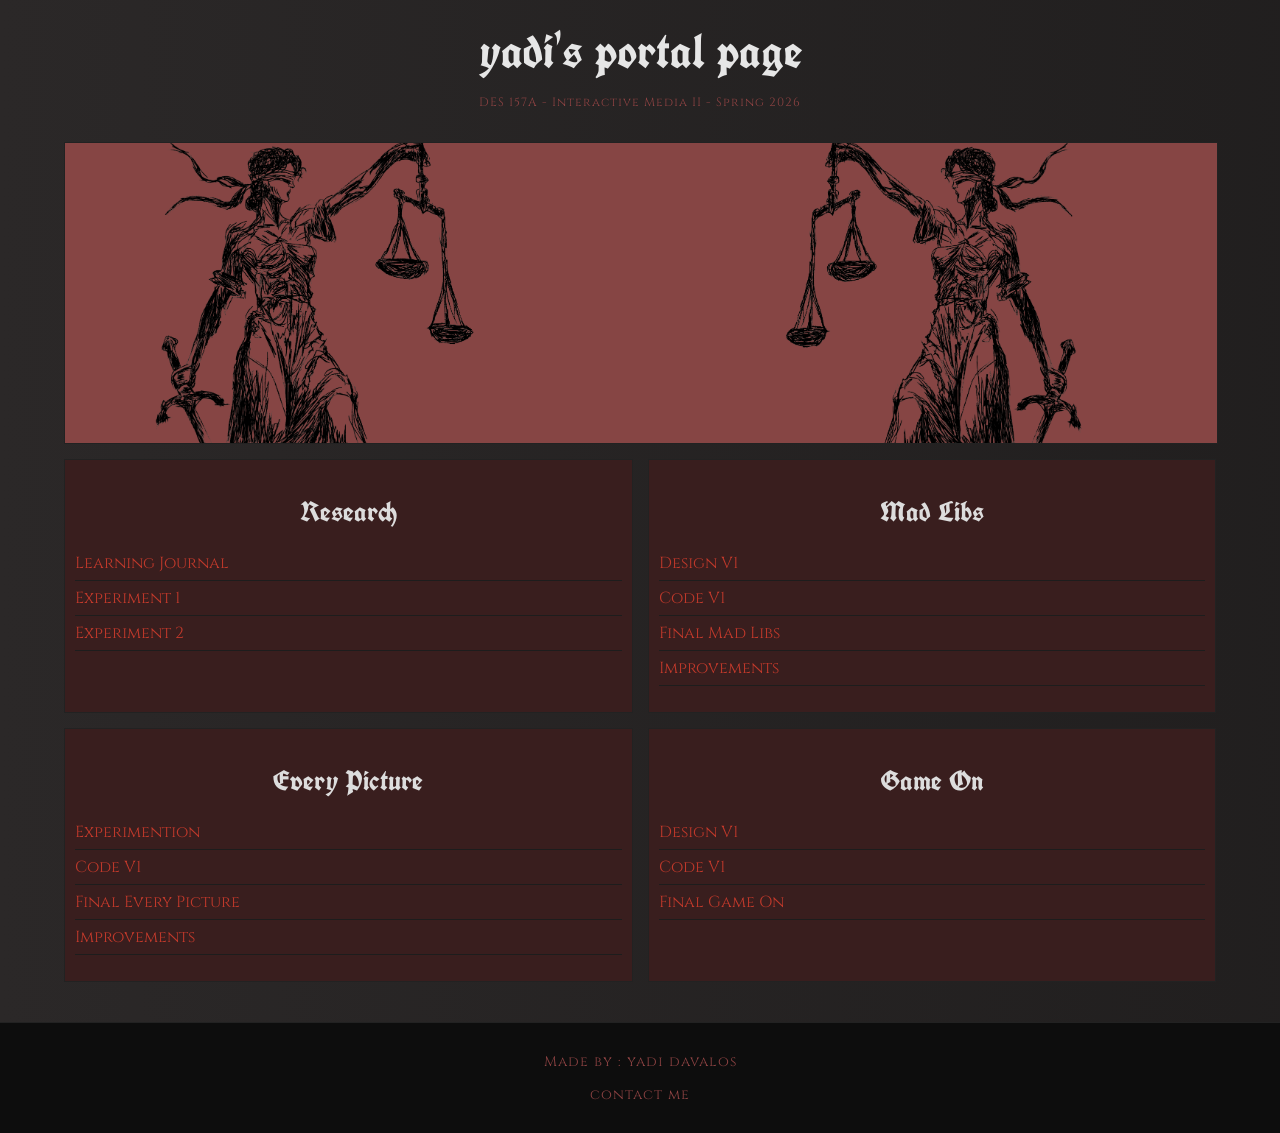
<file: index.html>
<!DOCTYPE html>
<html lang="en">
<head>
  <meta charset="UTF-8">
  <meta name="viewport" content="width=device-width, initial-scale=1.0">
  <title>yadi's portal page</title>

  <!-- Fonts -->
  <link href="https://fonts.googleapis.com/css2?family=Cinzel:wght@400;700&family=UnifrakturCook:wght@700&display=swap" rel="stylesheet">

  <!-- External CSS -->
  <link rel="stylesheet" href="styles.css">
</head>
<body>

  <div class="container">

    <header>
      <h1>yadi's portal page</h1>
      <p>DES 157A - Interactive Media II - Spring 2026</p>
    </header>

    <div class="banner"></div>

    <div class="grid">
      <div class="card">
        <h2>Research</h2>
        <ul>
          <li><a href="learningJournal/indexLearningJournal.html">Learning Journal</a></li>
          <li><a href="experimentOne/experimentOne.html">Experiment 1</a></li>
          <li><a href="experimentTwo/experimentTwo.html">Experiment 2</a></li>
        </ul>
      </div>

      <div class="card">
        <h2>Mad Libs</h2>
        <ul>
          <li><a href="#">Design V1</a></li>
          <li><a href="#">Code V1</a></li>
          <li><a href="madlibs/index.html">Final Mad Libs</a></li>
          <li><a href="#">Improvements</a></li>
        </ul>
      </div>
    </div>

    <div class="bottom-grid">
      <div class="card">
        <h2>Every Picture</h2>
        <ul>
          <li><a href="everyPicture/everyPictureExperiment/">Experimention</a></li>
          <li><a href="everyPictureFinal/index.html">Code V1</a></li>
          <li><a href="everyPictureFinal/index.html">Final Every Picture</a></li>
          <li><a href="#">Improvements</a></li>
        </ul>
      </div>

      <div class="card">
        <h2>Game On</h2>
        <ul>
          <li><a href="#">Design V1</a></li>
          <li><a href="gameOn/index.html">Code V1</a></li>
          <li><a href="gameOn/index.html">Final Game On</a></li>
        </ul>
      </div>
    </div>

  </div>

<footer class="footer">
  <div class="footer-content">
    <p>Made by : yadi davalos</p>
    <p class="email">
      <a href="mailto:&#121;&#100;&#097;&#118;&#097;&#108;&#111;&#115;&#064;&#117;&#099;&#100;&#097;&#118;&#105;&#115;&#046;&#101;&#100;&#117;">
        contact me
      </a>
    </p>
  </div>
</footer>

</body>
</html>
</file>
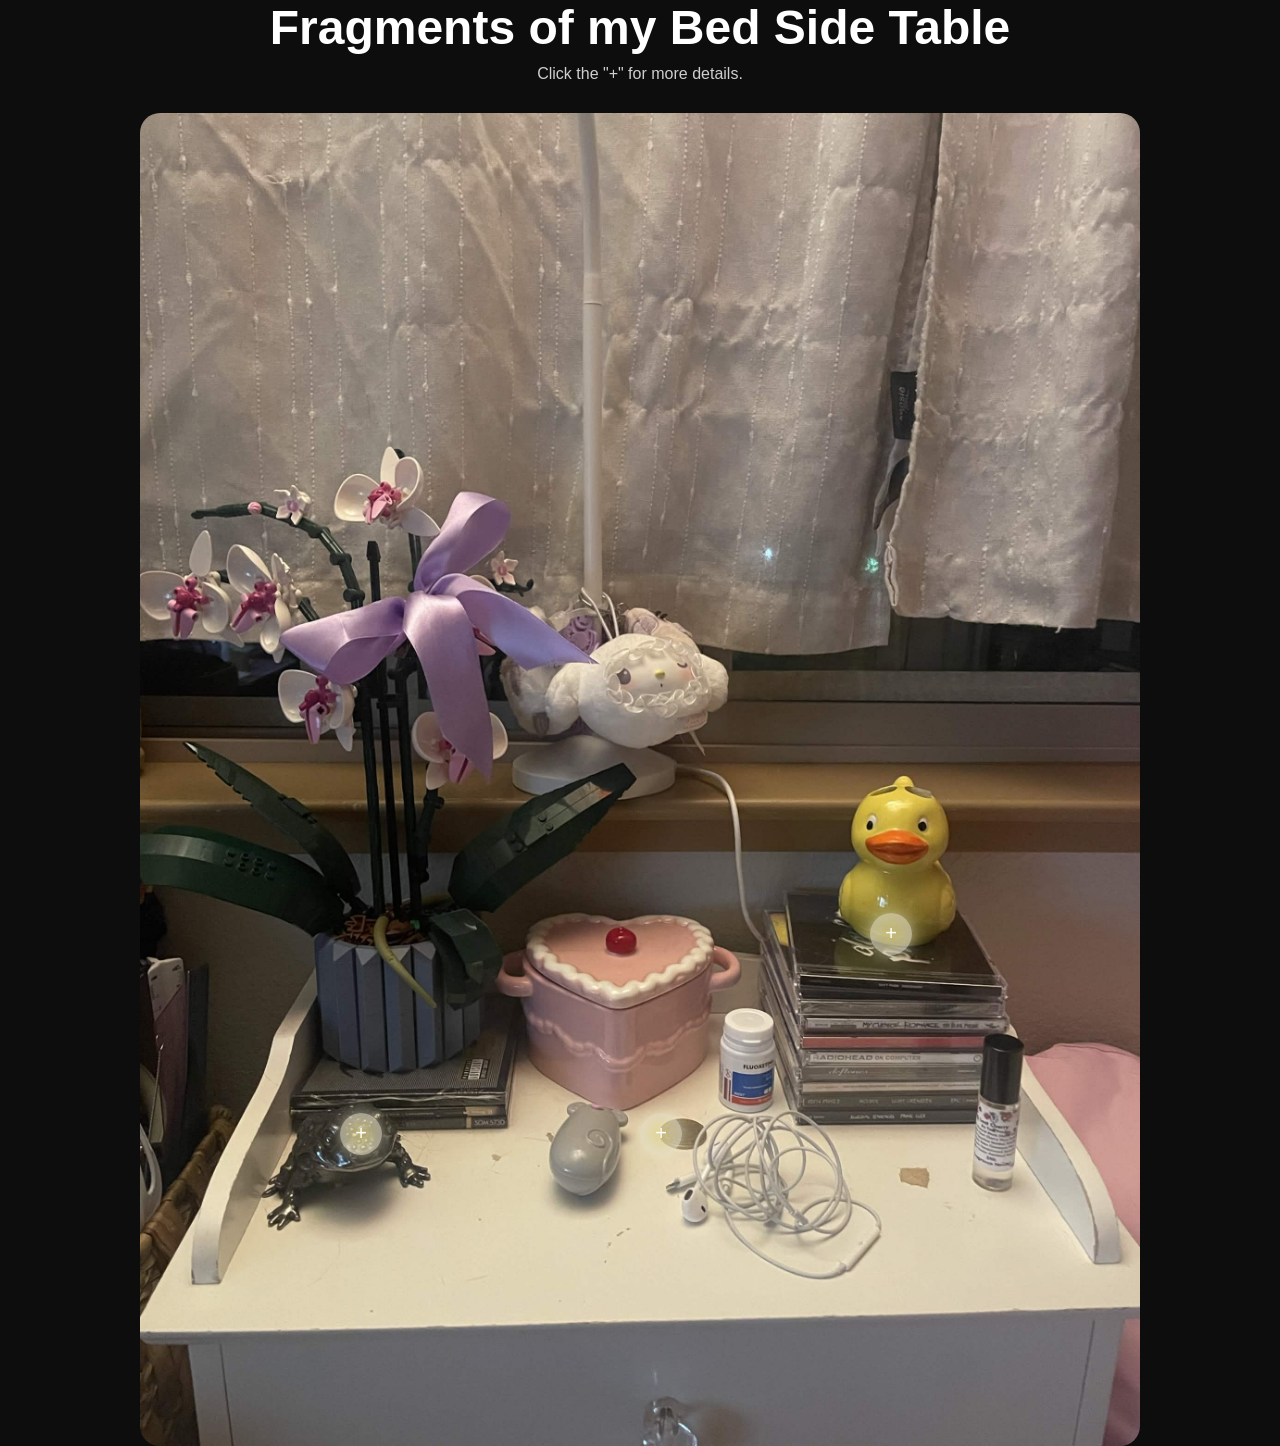
<file: everyPictureFinal/index.html>
<!DOCTYPE html>
<html lang="en">
<head>
  <meta charset="UTF-8" />
  <meta name="viewport" content="width=device-width, initial-scale=1.0"/>
  <title>Every Picture</title>
  <link rel="stylesheet" href="style.css" />
</head>

<body>

<section class="hero">
  <h1>Fragments of my Bed Side Table</h1>
  <p class="subtitle">Click the "+" for more details.</p>

  <div class="image-container" id="storyMap">

    <img src="images/main.jpg" class="main-image" alt="Main image" />

    <!-- Marker 1 -->
    <div class="marker marker1">
      <div class="dot">+</div>
      <div class="zoom-card">
        <img src="images/zoom1.jpg" alt="Zoom 1" />
        <p>my favorite music and a ducky gifted from my grandma (looks like fleshwater album cover)</p>
        
      </div>
    </div>

    <!-- Marker 2 -->
    <div class="marker marker2">
      <div class="dot">+</div>
      <div class="zoom-card">
        <img src="images/zoom2.jpg" alt="Zoom 2" />
        <p>kitty lazer (for my 2 cats!) random peso from mexico and cant forget my earbuds </p>
      </div>
    </div>

    <!-- Marker 3 -->
    <div class="marker marker3">
      <div class="dot">+</div>
      <div class="zoom-card">
        <img src="images/zoom3.jpg" alt="Zoom 3" />
        <p>ribbit ribbit ribbit its actually a music box my mom gave me :3</p>
      </div>
    </div>

  </div>
</section>

<script src="script.js" defer></script>

</body>
</html>
</file>
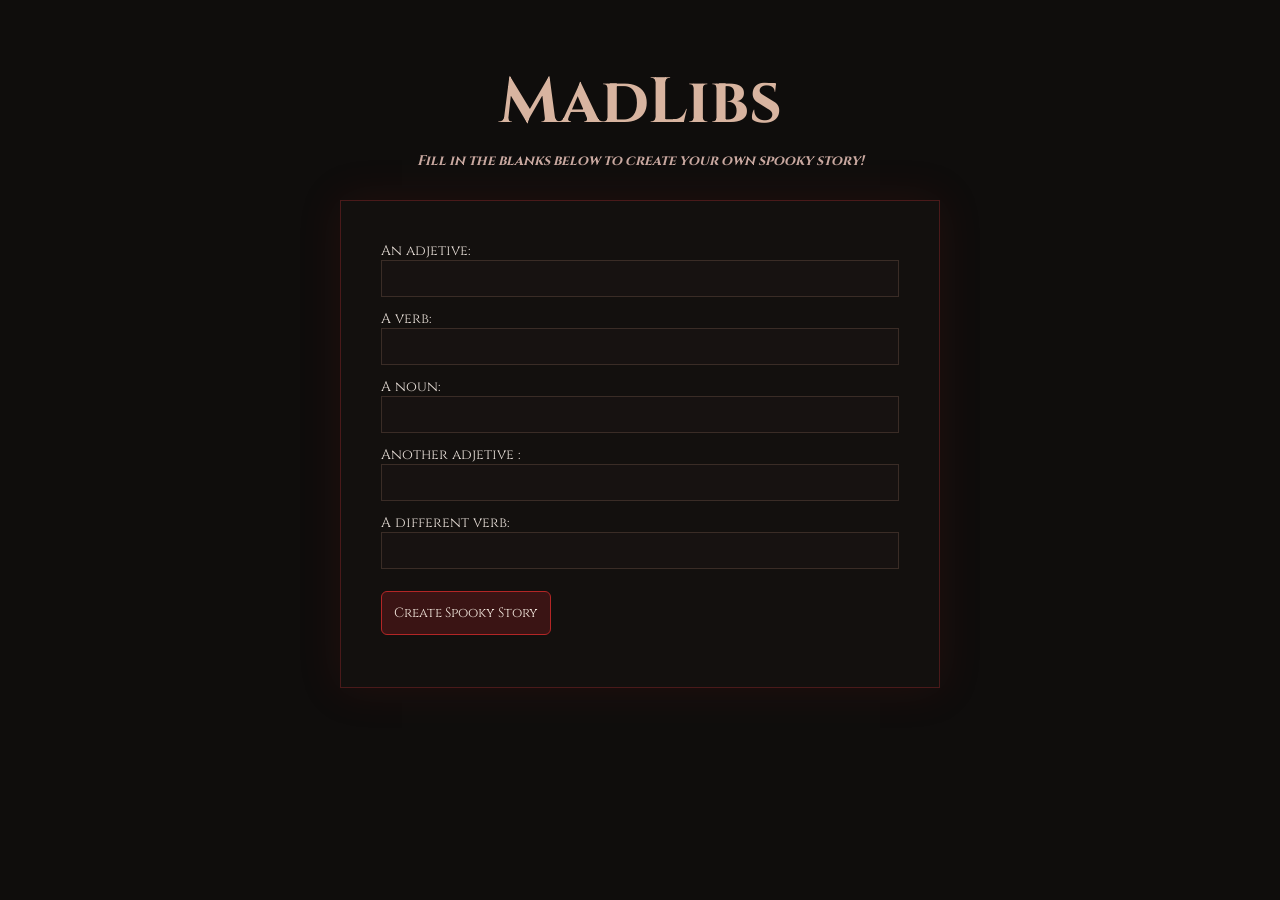
<file: madlibs/index.html>
<!DOCTYPE html>
<html lang="en">
<head>
    <meta charset="UTF-8">
    <meta name="viewport" content="width=device-width, initial-scale=1.0">
    <title>Spooky Madlibs</title>


    <link rel="stylesheet" href="styles.css">


    <link rel="preconnect" href="https://fonts.googleapis.com">
    <link rel="preconnect" href="https://fonts.gstatic.com" crossorigin>
    <link href="https://fonts.googleapis.com/css2?family=Cinzel:wght@400..900&family=New+Rocker&display=swap" rel="stylesheet">



    <script src="script.js" defer></script> 

</head>
<body>
       
    <header>
        <h1>MadLibs</h1>
        <h2>Fill in the blanks below to create your own spooky story!</h2>
    </header>

    <main id="madlib-questions">
        <form>
            <div>
            <label for="adjective1">An adjetive:</label><br>
            <input type="text" id="adjective1" name="adjective1"><br>
            </div>

            <div>
            <label for="verb1">A verb:</label><br>
            <input type="text" id="verb1" name="verb1"><br>
            </div>
 
            <div>
            <label for="noun">A noun:</label><br>
            <input type="text" id="noun" name="noun"><br>
            </div>

            <div>
            <label for="adjective2">Another adjetive :</label><br>
            <input type="text" id="adjective2" name="adjective2"><br>
            </div>

            <div>
            <label for="verb2">A different verb:</label><br>
            <input type="text" id="verb2" name="verb2"><br>
            </div>

            
            <div>
            <input type="submit" value="Create Spooky Story">
            </div>

            <div id="error"></div>


        </form>

<!-- OVERLAY -->
    <section id="madlib-overlay">

        <article>

            <div id="madlib">
                <h2>Spooky Madlibs</h2>
            </div>

            <p>
                <a href="#" id="close">Close</a>
            </p>

        </article>

    </section>

</main>

</body>
</html>
</file>
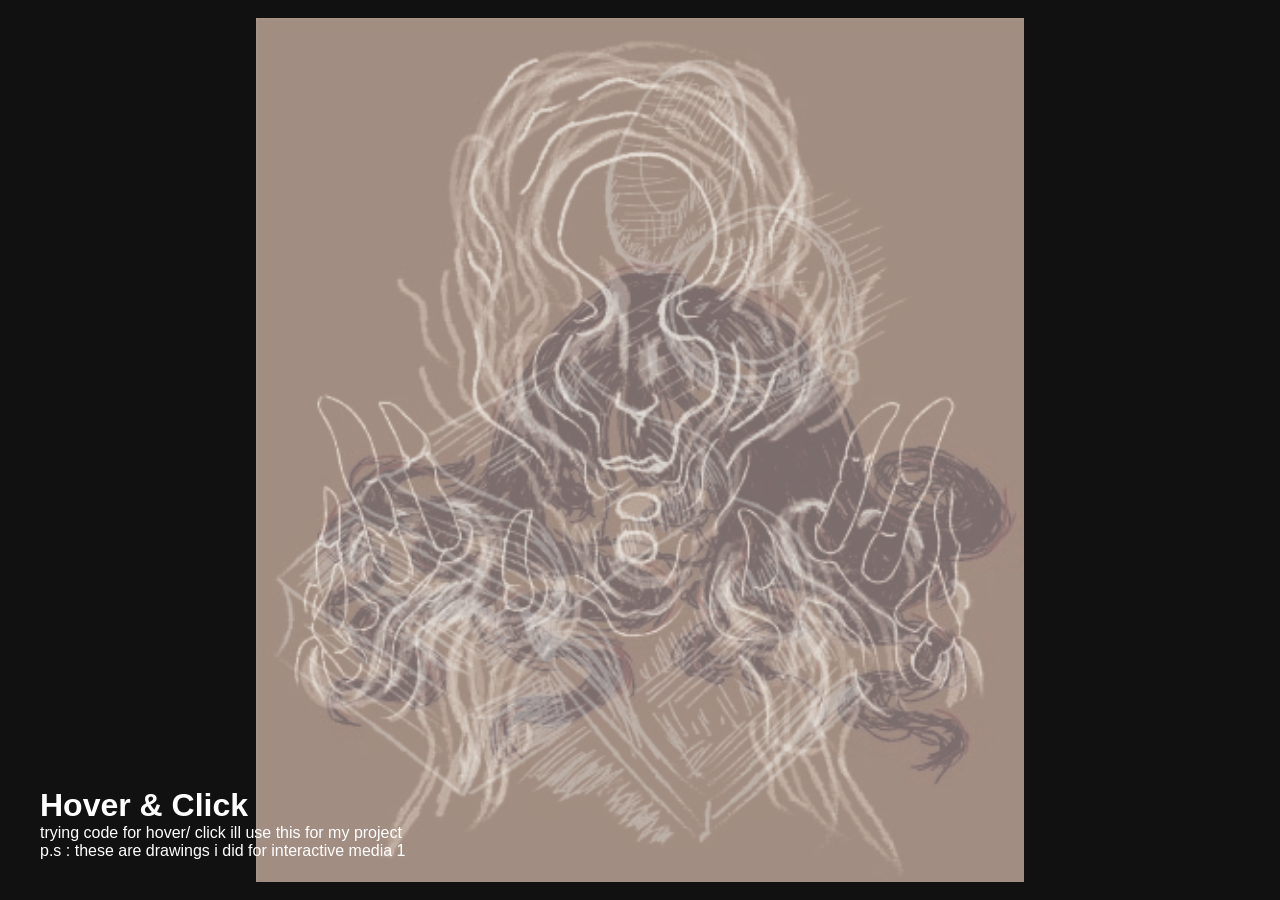
<file: everyPicture/everyPictureExperiment/index.html>
<!DOCTYPE html>
<html lang="en">
<head>
    <meta charset="UTF-8">
    <meta name="viewport" content="width=device-width, initial-scale=1.0">
    <title>EVERY IMAGE Experiment</title>
    <link rel="stylesheet" href="styles.css">
</head>
<body>

    <div id="container">
        <img src="images/img1.jpg" class="layer layer1" alt="drawing 1">
        <img src="images/img2.jpg" class="layer layer2" alt="drawing 2">
        <img src="images/img3.jpg" class="layer layer3" alt="drawing 3">
    </div>

    <div id="text">
        <h1>Hover & Click</h1>
        <p>trying code for hover/ click ill use this for my project</p>
        <p>p.s : these are drawings i did for interactive media 1</p>
    </div>

    <script src="script.js"></script>
</body>
</html>
</file>
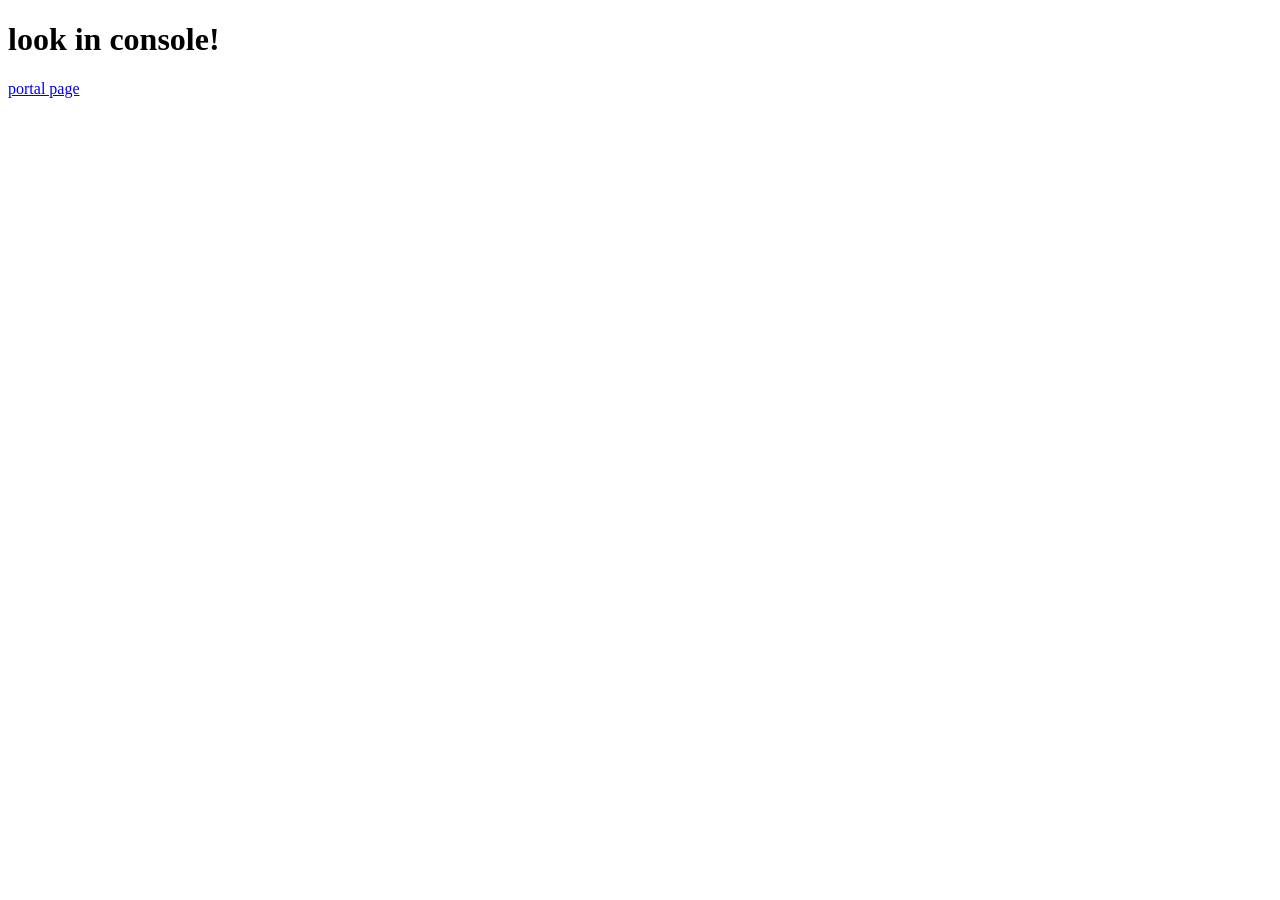
<file: experimentOne/experimentOne.html>
<!DOCTYPE html>
<html lang="en">

<head>
    <meta charset="UTF-8">
    <meta name="viewport" content="width=device-width, initial-scale=1.0">
    <title>Experimentation 1</title>
</head>
<body>

    <h1> look in console!</h1>
    <a href="../index.html">portal page</a>

    <script>
        //Loop through the code form 0 to 10
        //If i is even, print *, else if old, print #
        //
        var myString = "";
        for (var i = 0; i < 10; i++) {

            if (i % 2 == 0) {
                myString += "*";
            }
            else if (i % 2 == 1) {
                myString += "#";
            }
            console.log(`${myString}`);
        }

        console.log("\n");

        //Take my name, and turn it into upper case 
        var name0 = "yadi";
        var name1 = name0.toUpperCase();
        console.log(`${name1}`);

        //Take my name and turn it to lower case 
        var name2 = name0.toLowerCase();
        console.log(`${name2}`);

    //FIZZ BUZZ 
        // sequence
        var fizz = "fizz"
        var buzz = "buzz"

        //loop
        for (var i = 1; i <= 100; i++) {

            //selection
            if (i % 3 === 0 && i % 5 === 0) {
                console.log(fizz + buzz);
            }
            else if (i % 3 === 0) {
                console.log(fizz);
            }
            else if (i % 5 === 0) {
                console.log(buzz);
            }
            else {
                console.log(i);
            }
        }

    </script>
</body>

</html>
</file>
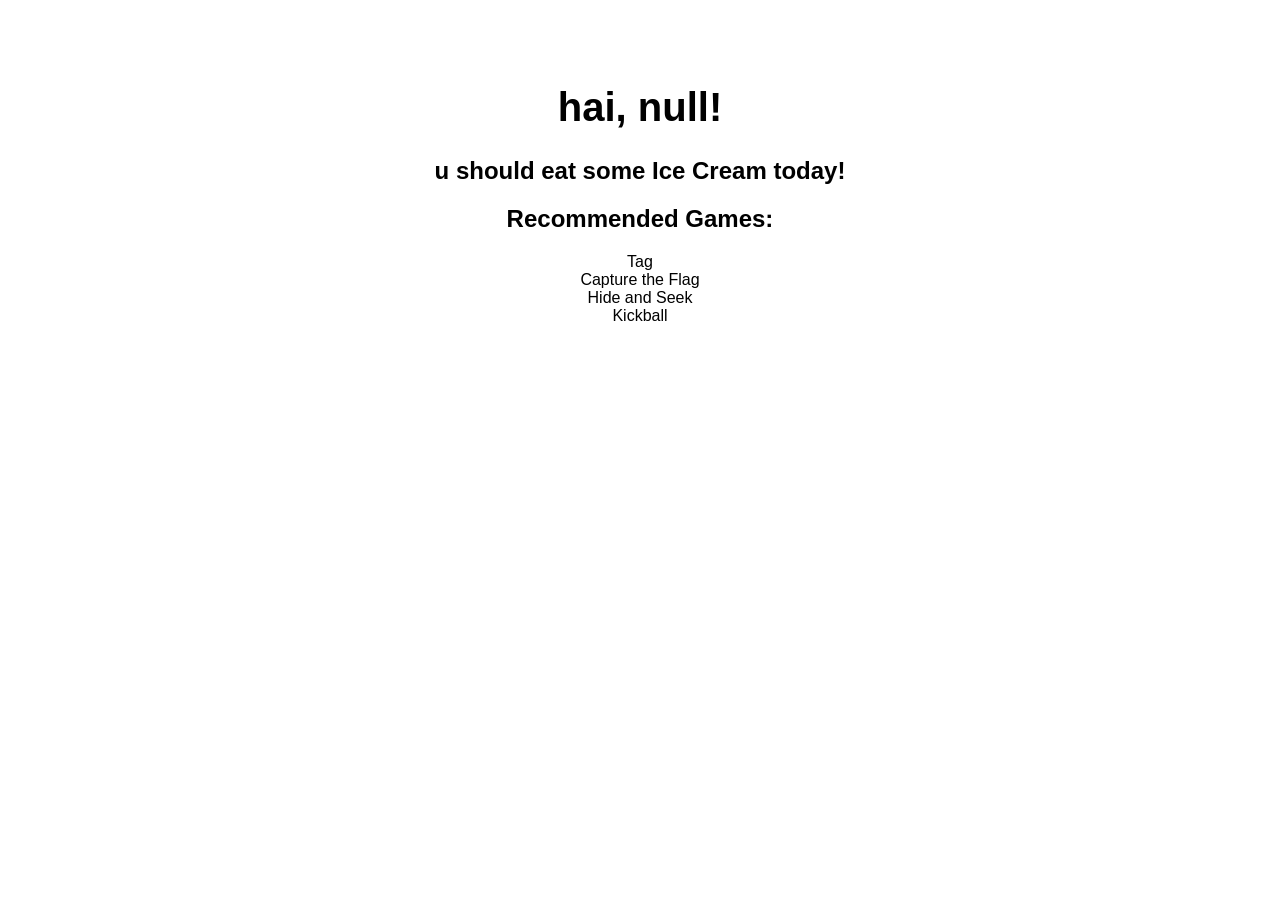
<file: experimentTwo/experimentTwo.html>
<!DOCTYPE html>
<html lang="en">
<head>
    <meta charset="UTF-8">
    <title>Experiment 2</title>
    <style>
        body {
            font-family: Arial, sans-serif;
            text-align: center;
            padding: 50px;
            transition: background-color 0.5s;
        }
        h1 {
            font-size: 2.5em;
        }
        h2 {
            margin-top: 20px;
        }
        ul {
            list-style: none;
            padding: 0;
        }
    </style>
</head>

<body>

<script>


// ARRAYS
const foods = ["Pizza", "Tacos", "Ice Cream", "Sushi", "Burgers"];
const smallGroupGames = ["Uno", "Charades", "Chess", "Card Games"];
const largeGroupGames = ["Tag", "Capture the Flag", "Hide and Seek", "Kickball"];

// FUNCTION: returns a random item from an array
function getRandomItem(arr) {
    let index = Math.floor(Math.random() * arr.length);
    return arr[index];
}

// FUNCTION: greeting (returns string)
function greeting(name) {
    return `hai, ${name}! `;
}

// FUNCTION: hospitality (uses greeting function + returns message)
function hospitality(name, foodArray) {
    let greetMsg = greeting(name);
    let randomFood = getRandomItem(foodArray);
    return {
        greet: greetMsg,
        food: `u should eat some ${randomFood} today! `
    };
}

// FUNCTION: display games based on group size
function suggestGames(groupSize) {
    let games;
    if (groupSize <= 5) {
        games = smallGroupGames;
    } else {
        games = largeGroupGames;
    }

    let list = document.createElement("ul");

    for (let i = 0; i < games.length; i++) {
        let item = document.createElement("li");
        item.textContent = games[i];
        list.appendChild(item);
    }

    return list;
}

// USER INPUT
let userName = prompt("What is your name?");
let favoriteColor = prompt("Enter your favorite color (like red, blue, green):");
let groupSize = parseInt(prompt("How many people are in your group?"));

// CHANGE BACKGROUND COLOR
document.body.style.backgroundColor = favoriteColor;

// GET DATA FROM FUNCTION
let result = hospitality(userName, foods);

// DISPLAY CONTENT USING DOM
let h1 = document.createElement("h1");
h1.textContent = result.greet;

let h2 = document.createElement("h2");
h2.textContent = result.food;

let h3 = document.createElement("h2");
h3.textContent = "Recommended Games:";

// APPEND TO BODY
document.body.appendChild(h1);
document.body.appendChild(h2);
document.body.appendChild(h3);

// ADD GAME LIST
let gameList = suggestGames(groupSize);
document.body.appendChild(gameList);

</script>

</body>
</html>
</file>
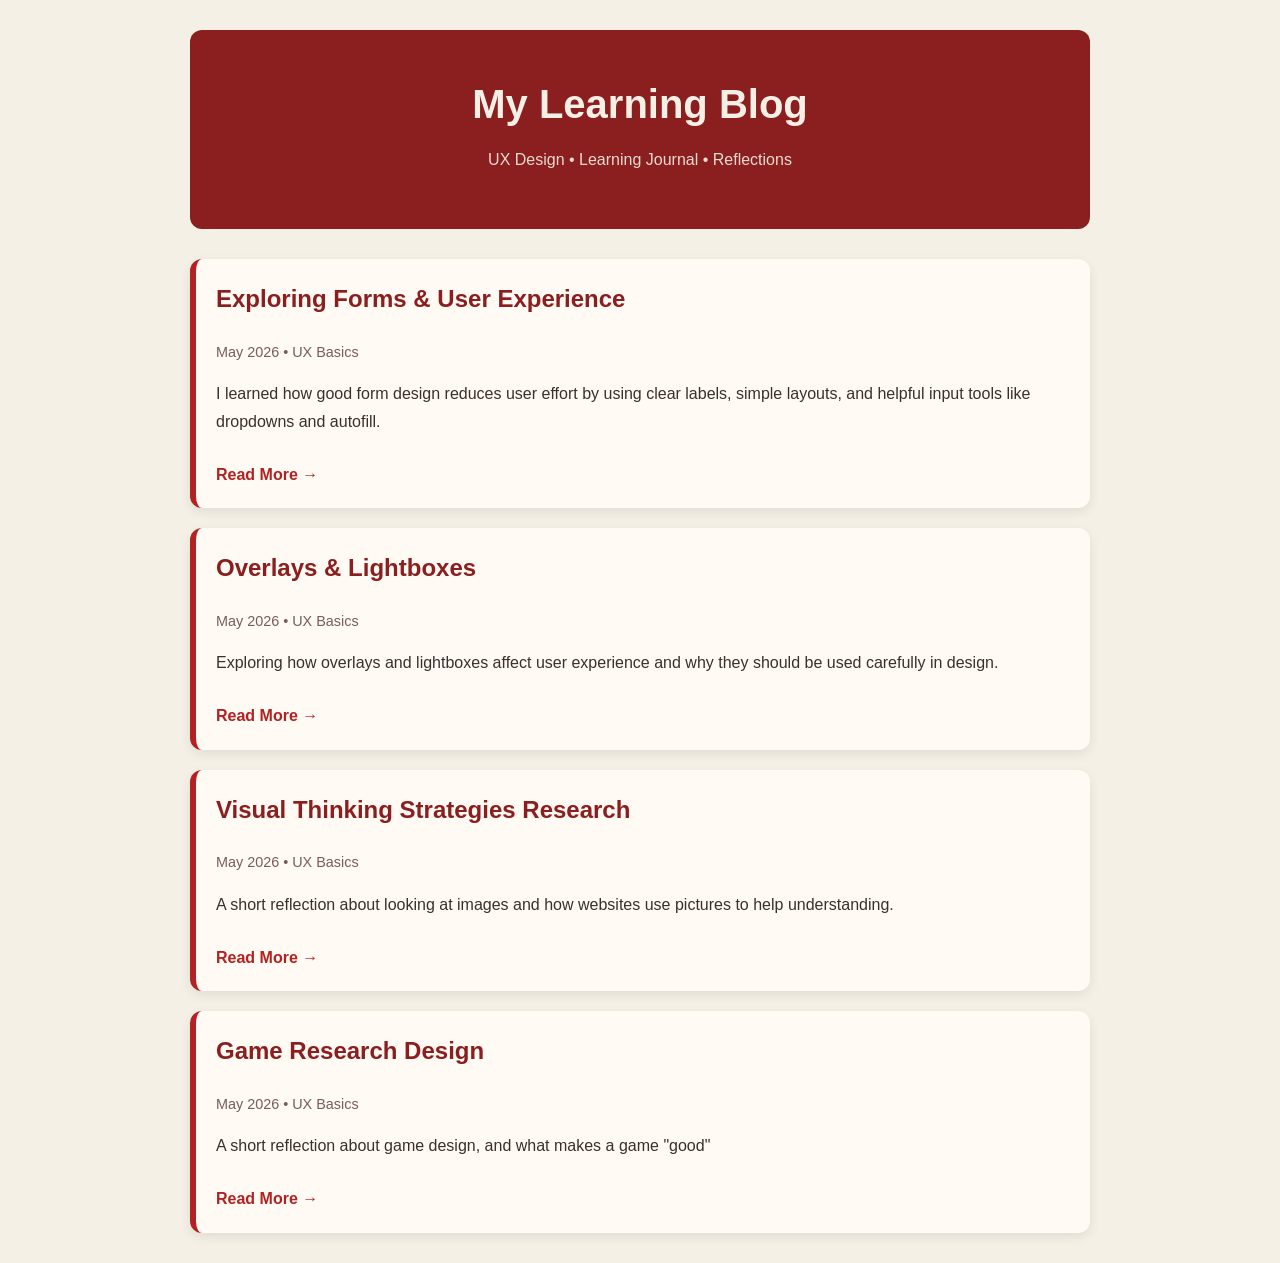
<file: learningJournal/indexLearningJournal.html>
<!DOCTYPE html>
<html lang="en">
<head>
    <meta charset="UTF-8">
    <title>My Learning Blog</title>
    <link rel="stylesheet" href="styles.css">
</head>
<body>

    <div class="container">

        <header class="blog-header">
            <h1>My Learning Blog</h1>
            <p class="tagline">UX Design • Learning Journal • Reflections</p>
        </header>

        <main class="blog">

            <!-- Blog Post 1 -->
            <article class="post">
                <h2>Exploring Forms & User Experience</h2>
                <p class="date">May 2026 • UX Basics</p>
                <p>
                    I learned how good form design reduces user effort by using clear labels,
                    simple layouts, and helpful input tools like dropdowns and autofill.
                </p>
                <a href="post1.html" class="read-more">Read More →</a>
            </article>

            <!-- Blog Post 2 -->
            <article class="post">
                <h2>Overlays & Lightboxes</h2>
                <p class = "date">May 2026 • UX Basics</p>
                <p>
                    Exploring how overlays and lightboxes affect user experience and why they should be used carefully in design.
                </p>
                <a href="post2.html" class="read-more">Read More →</a>
            </article>

            <!-- Blog Post 3 -->
            <article class="post">
                <h2>Visual Thinking Strategies Research</h2>
                <p class = "date">May 2026 • UX Basics</p>
                <p>
                A short reflection about looking at images and how websites use pictures to help understanding.
                </p>
                <a href="post3.html" class="read-more">Read More →</a>
            </article>

            <!-- Blog Post 4 -->
            <article class="post">
                <h2>Game Research Design</h2>
                <p class = "date">May 2026 • UX Basics</p>
                <p>
                A short reflection about game design, and what makes a game "good"
                </p>
                <a href="post4.html" class="read-more">Read More →</a>
            </article>

        </main>

    </div>

</body>
</html>
</file>
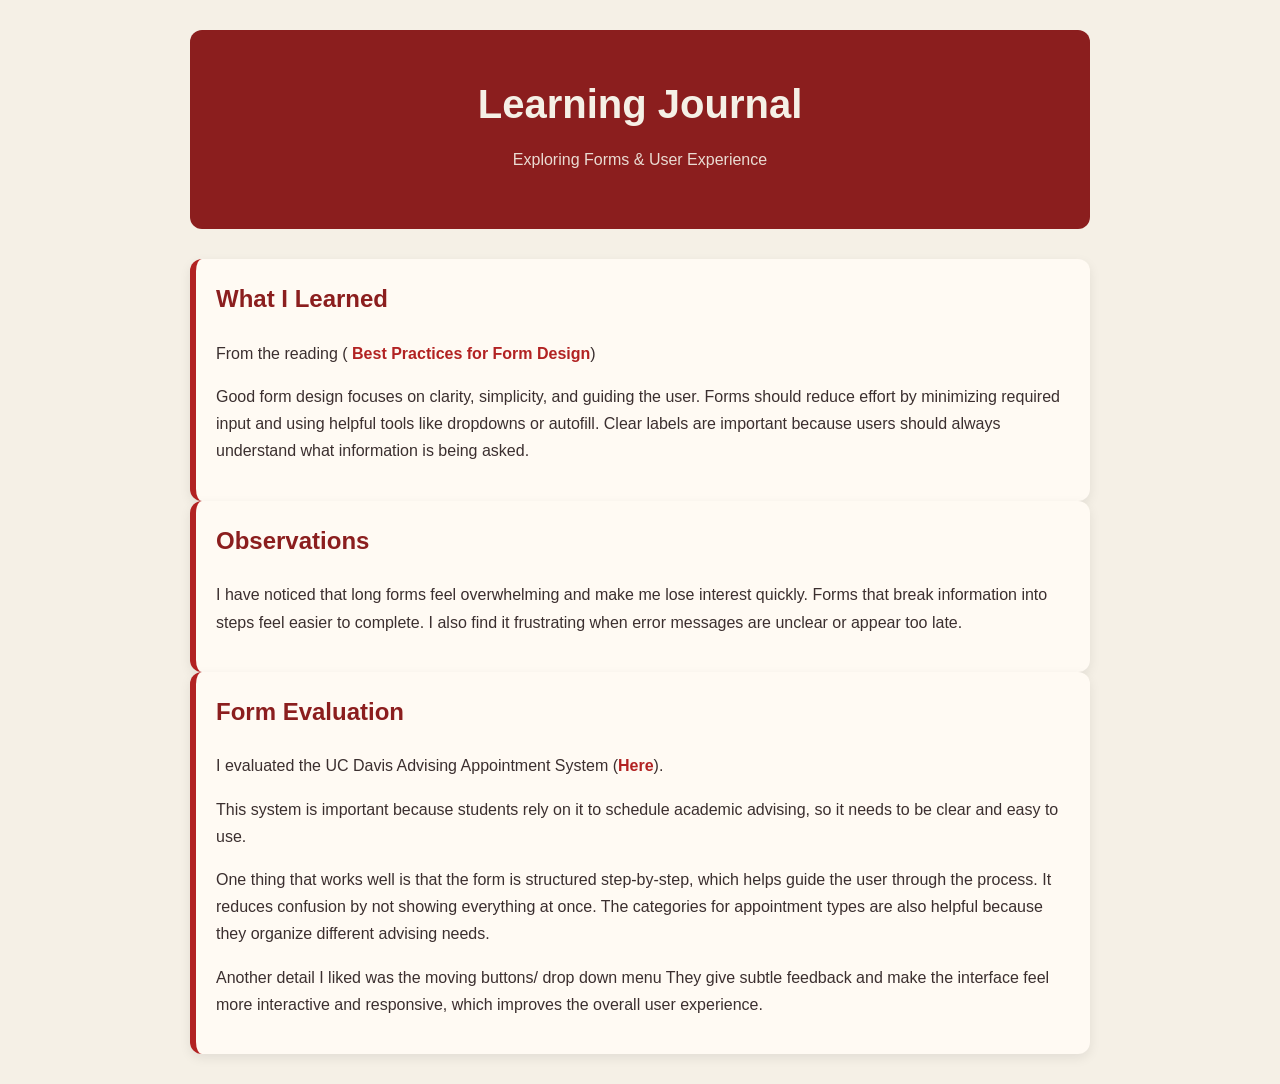
<file: learningJournal/learning-journal.html>
<!DOCTYPE html>
<html lang="en">
<head>
    <meta charset="UTF-8">
    <title>Learning Journal</title>
    <link rel="stylesheet" href="styles.css">
</head>
<body>

    <div class="container">
        <header>
            <h1>Learning Journal</h1>
            <p class="tagline">Exploring Forms & User Experience</p>
        </header>

        <section>
            <h2>What I Learned</h2>

             <p>
                From the reading 
                (<a href="https://uxdesign.cc/best-practices-for-form-design-ff5de6ca8e5f" target="_blank">
                Best Practices for Form Design</a>)
            </p>

            <p>
                Good form design focuses on clarity, simplicity, and guiding the user.
                Forms should reduce effort by minimizing required input and using helpful tools
                like dropdowns or autofill. Clear labels are important because users should
                always understand what information is being asked.
            </p>
        </section>

        <section>
            <h2>Observations</h2>
            <p>
                I have noticed that long forms feel overwhelming and make me lose interest quickly.
                Forms that break information into steps feel easier to complete. I also find it
                frustrating when error messages are unclear or appear too late.
            </p>
        </section>

        <section>
            <h2>Form Evaluation</h2>
            <p>
                I evaluated the UC Davis Advising Appointment System 
                (<a href="https://appointments.ucdavis.edu/" target="_blank">Here</a>).
            </p>
            <p>
                This system is important
                because students rely on it to schedule academic advising, so it needs to be
                clear and easy to use.
            </p>

            <p>
                One thing that works well is that the form is structured step-by-step, which
                helps guide the user through the process. It reduces confusion by not showing
                everything at once. The categories for appointment types are also helpful
                because they organize different advising needs.
            
            </p>

            <p>
                Another detail I liked was the moving buttons/ drop down menu They give subtle feedback and
                make the interface feel more interactive and responsive, which improves the
                overall user experience.
            </p>



        </section>

    </div>

</body>
</html>
</file>
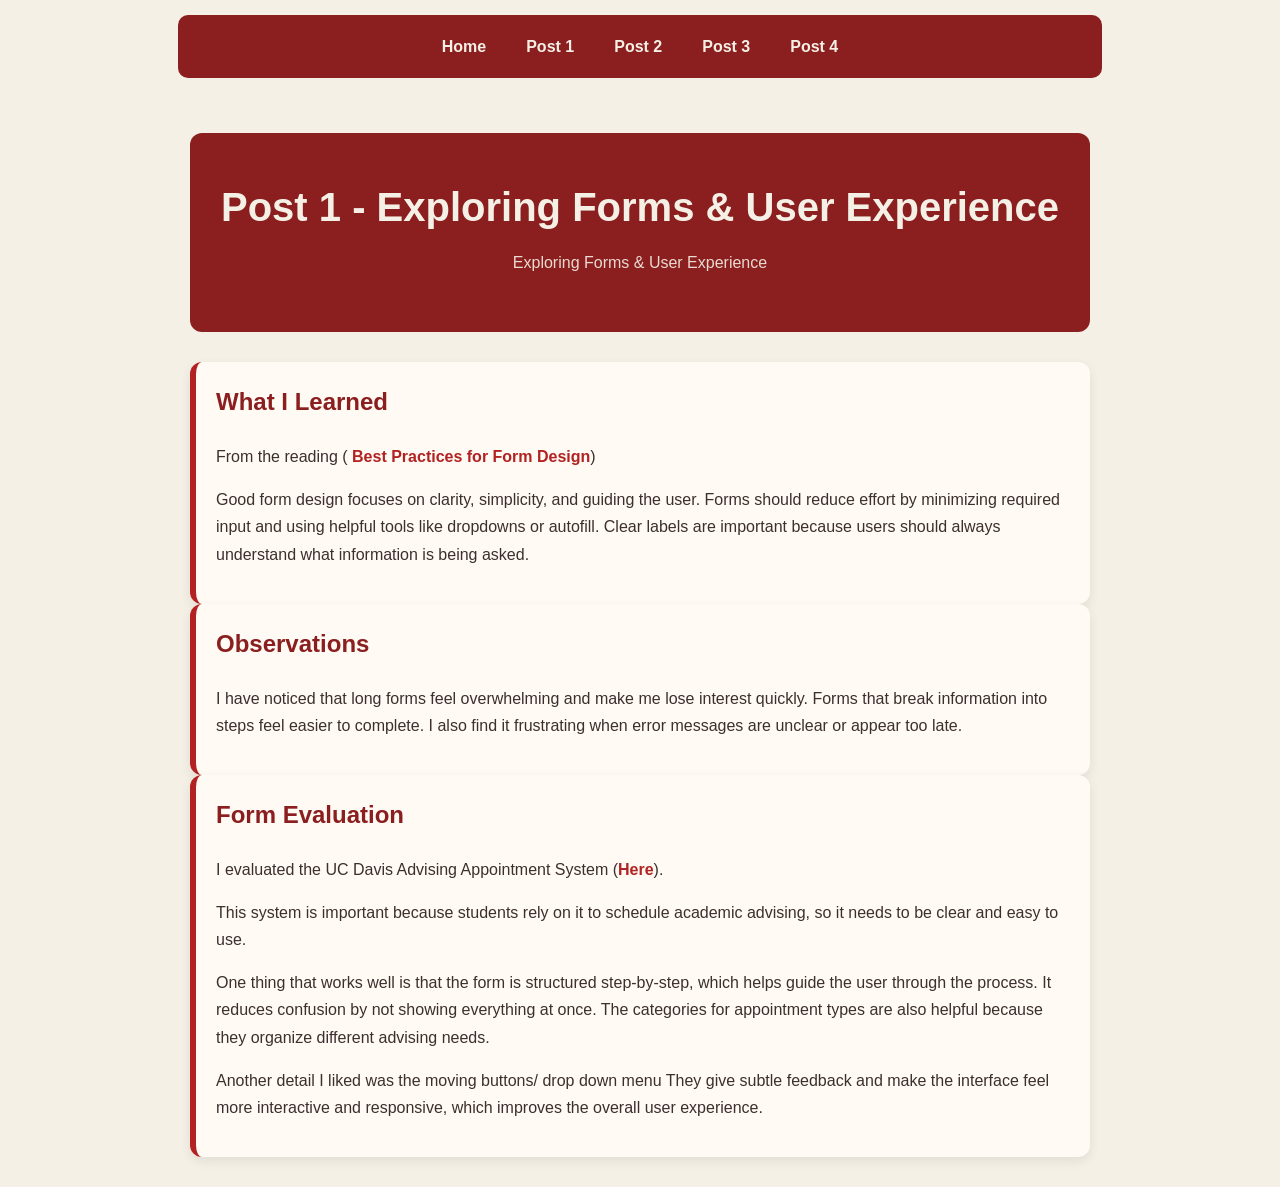
<file: learningJournal/post1.html>
<!DOCTYPE html>
<html lang="en">
<head>
    <meta charset="UTF-8">
    <title>Learning Journal</title>
    <link rel="stylesheet" href="styles.css">
</head>
<body>
    <nav class="nav">
    <a href="indexLearningJournal.html">Home</a>
    <a href="post1.html">Post 1</a>
    <a href="post2.html">Post 2</a>
    <a href="post3.html">Post 3</a>
    <a href="post4.html">Post 4</a>
    
</nav>

    <div class="container">
        <header>
            <h1>Post 1 - Exploring Forms & User Experience</h1>
            <p class="tagline">Exploring Forms & User Experience</p>
        </header>

        <section>
            <h2>What I Learned</h2>

             <p>
                From the reading 
                (<a href="https://uxdesign.cc/best-practices-for-form-design-ff5de6ca8e5f" target="_blank">
                Best Practices for Form Design</a>)
            </p>

            <p>
                Good form design focuses on clarity, simplicity, and guiding the user.
                Forms should reduce effort by minimizing required input and using helpful tools
                like dropdowns or autofill. Clear labels are important because users should
                always understand what information is being asked.
            </p>
        </section>

        <section>
            <h2>Observations</h2>
            <p>
                I have noticed that long forms feel overwhelming and make me lose interest quickly.
                Forms that break information into steps feel easier to complete. I also find it
                frustrating when error messages are unclear or appear too late.
            </p>
        </section>

        <section>
            <h2>Form Evaluation</h2>
            <p>
                I evaluated the UC Davis Advising Appointment System 
                (<a href="https://appointments.ucdavis.edu/" target="_blank">Here</a>).
            </p>
            <p>
                This system is important
                because students rely on it to schedule academic advising, so it needs to be
                clear and easy to use.
            </p>

            <p>
                One thing that works well is that the form is structured step-by-step, which
                helps guide the user through the process. It reduces confusion by not showing
                everything at once. The categories for appointment types are also helpful
                because they organize different advising needs.
            
            </p>

            <p>
                Another detail I liked was the moving buttons/ drop down menu They give subtle feedback and
                make the interface feel more interactive and responsive, which improves the
                overall user experience.
            </p>



        </section>

    </div>

</body>
</html>
</file>
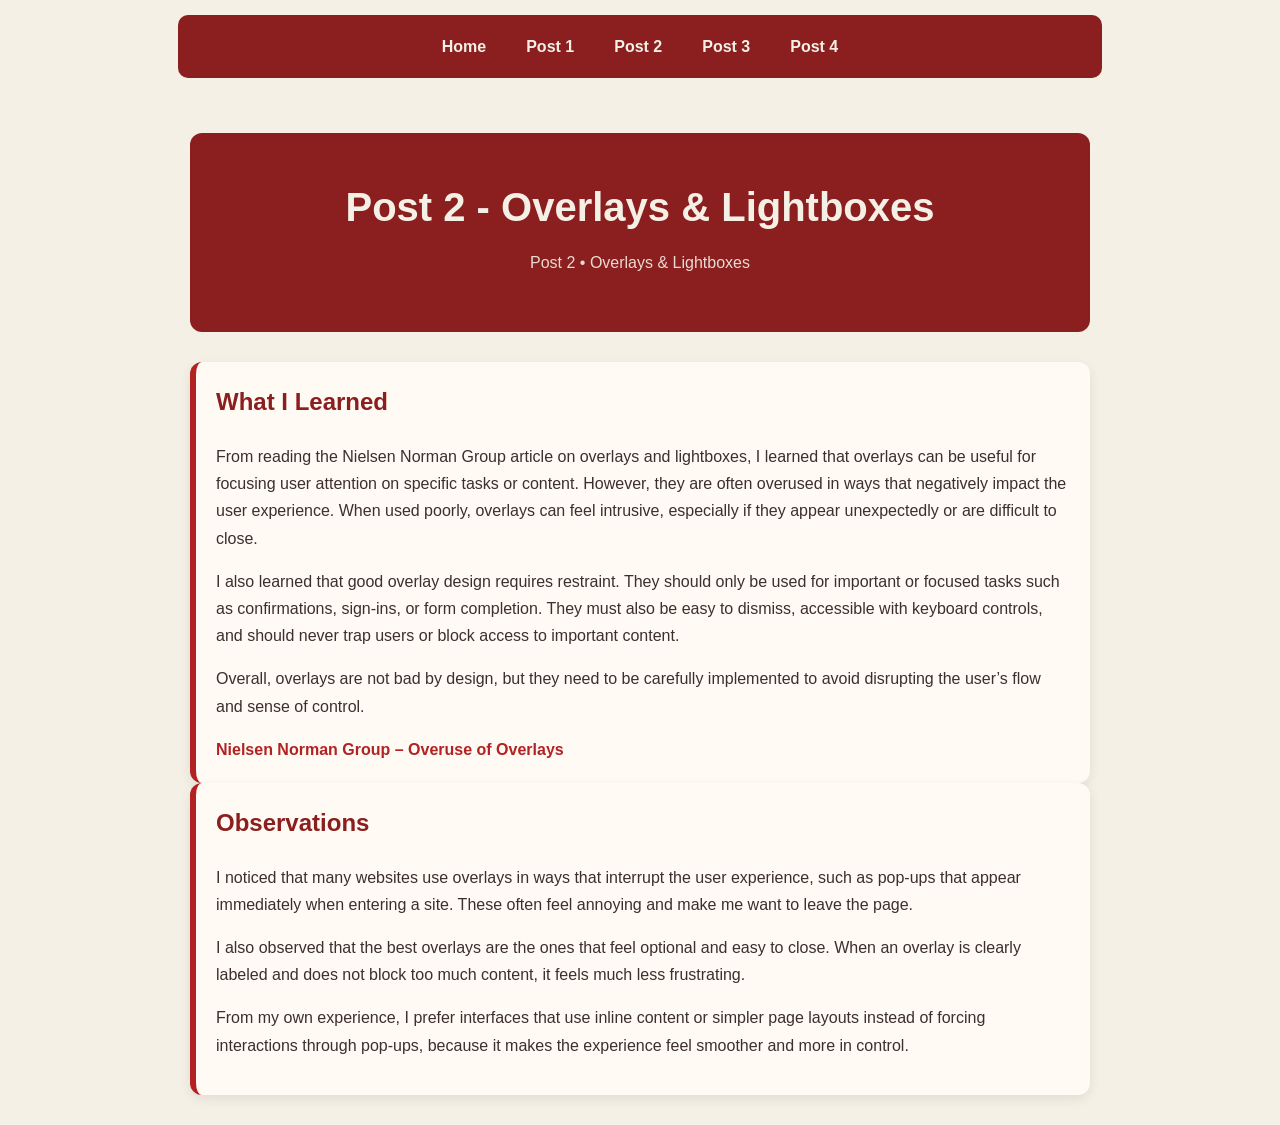
<file: learningJournal/post2.html>
<!DOCTYPE html>
<html lang="en">
<head>
    <meta charset="UTF-8">
    <title>Post 2 - Overlays & Lightboxes</title>
    <link rel="stylesheet" href="styles.css">
</head>
<body>
    <nav class="nav">
    <a href="indexLearningJournal.html">Home</a>
    <a href="post1.html">Post 1</a>
    <a href="post2.html">Post 2</a>
    <a href="post3.html">Post 3</a>
    <a href="post4.html">Post 4</a>
    </nav>

    <div class="container">
        <header>
            <h1>Post 2 - Overlays & Lightboxes</h1>
            <p class="tagline">Post 2 • Overlays & Lightboxes</p>
        </header>

        <section>
            <h2>What I Learned</h2>

             <p>
                From reading the Nielsen Norman Group article on overlays and lightboxes, I learned that overlays can be
                useful for focusing user attention on specific tasks or content. However, they are often overused in ways
                that negatively impact the user experience. When used poorly, overlays can feel intrusive, especially if
                they appear unexpectedly or are difficult to close.
            </p>

             <p>
                I also learned that good overlay design requires restraint. They should only be used for important or
                focused tasks such as confirmations, sign-ins, or form completion. They must also be easy to dismiss,
                accessible with keyboard controls, and should never trap users or block access to important content.
            </p>

            <p>
                Overall, overlays are not bad by design, but they need to be carefully implemented to avoid disrupting the
                user’s flow and sense of control.
            </p>

            <a href="https://www.nngroup.com/articles/overuse-of-overlays/" target="_blank">
            Nielsen Norman Group – Overuse of Overlays
            </a>


        </section>

        <section>
            <h2>Observations</h2>
            <p>
                I noticed that many websites use overlays in ways that interrupt the user experience, such as pop-ups that
                appear immediately when entering a site. These often feel annoying and make me want to leave the page.  
            </p>
            
            <p>
                I also observed that the best overlays are the ones that feel optional and easy to close. When an overlay
                is clearly labeled and does not block too much content, it feels much less frustrating.
            </p>

            <p>
                From my own experience, I prefer interfaces that use inline content or simpler page layouts instead of
                forcing interactions through pop-ups, because it makes the experience feel smoother and more in control.
            </p>
        </section>


    </div>

</body>
</html>
</file>
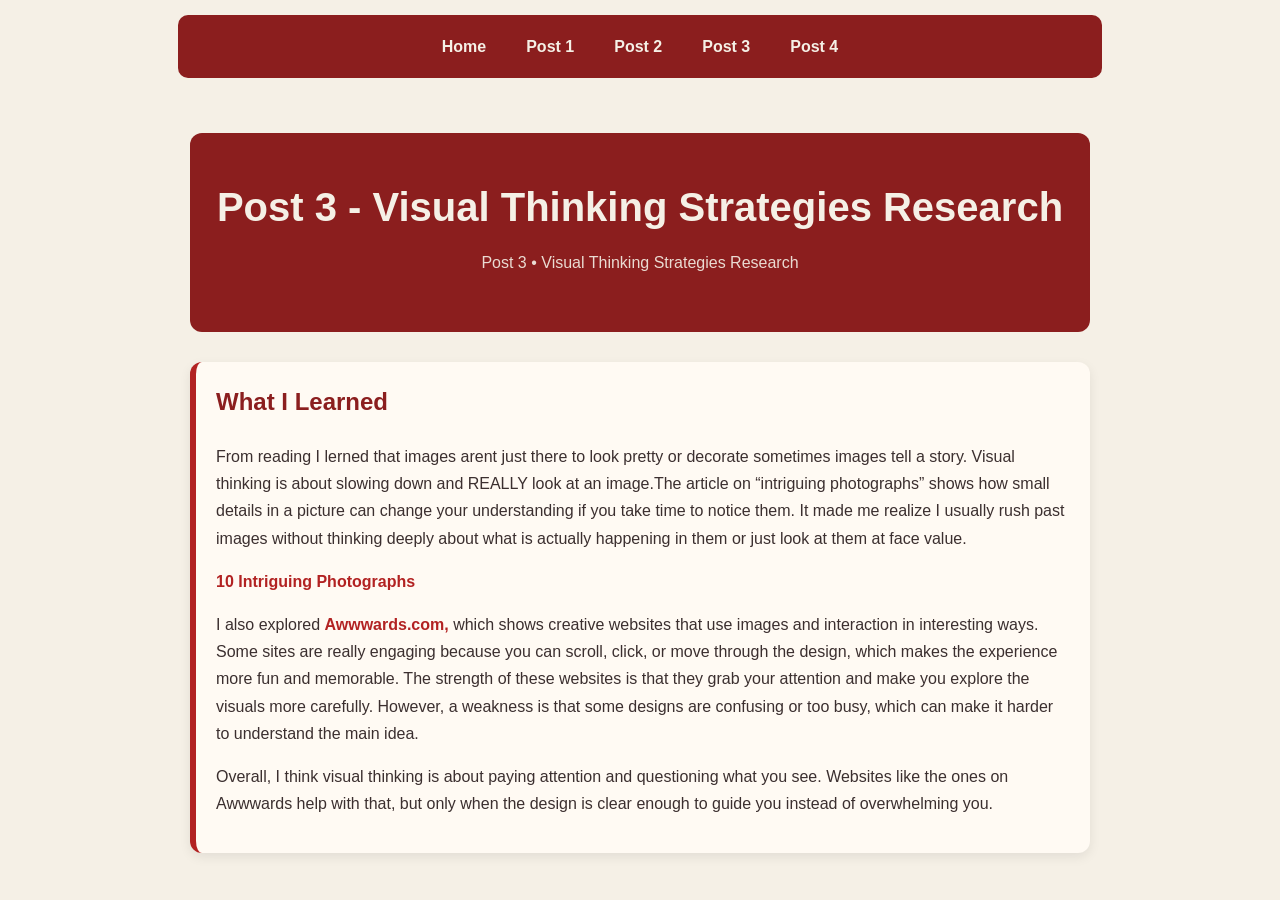
<file: learningJournal/post3.html>
<!DOCTYPE html>
<html lang="en">
<head>
    <meta charset="UTF-8">
    <title>Post 3 - Visual Thinking Strategies Research</title>
    <link rel="stylesheet" href="styles.css">
</head>
<body>
    <nav class="nav">
    <a href="indexLearningJournal.html">Home</a>
    <a href="post1.html">Post 1</a>
    <a href="post2.html">Post 2</a>
    <a href="post3.html">Post 3</a>
    <a href="post4.html">Post 4</a>
    </nav>

    <div class="container">
        <header>
            <h1>Post 3 - Visual Thinking Strategies Research</h1>
            <p class="tagline">Post 3 • Visual Thinking Strategies Research</p>
        </header>

        <section>
            <h2>What I Learned</h2>

             <p>
                From reading I lerned that images arent just there to look pretty or decorate sometimes images tell a story.
                Visual thinking is about slowing down and REALLY look at an image.The article on “intriguing photographs”  
                shows how small details in a picture can change your understanding if you take time to notice them.
                It made me realize I usually rush past images without thinking deeply about what is actually happening in them or just look at them at face value.
            </p>

            <a href="https://archive.nytimes.com/learning.blogs.nytimes.com/2015/02/27/10-intriguing-photographs-to-teach-close-reading-and-visual-thinking-skills/" target="_blank"> 10 Intriguing Photographs
            
            </a>

             <p>
                I also explored <a href="https://www.awwwards.com/" target="_blank"> Awwwards.com,</a> which shows creative websites that use images and interaction in interesting ways.
                Some sites are really engaging because you can scroll, click, or move through the design, which makes the experience more fun and memorable.
                The strength of these websites is that they grab your attention and make you explore the visuals more carefully.
                However, a weakness is that some designs are confusing or too busy, which can make it harder to understand the main idea.
            </p>

            <p>
               Overall, I think visual thinking is about paying attention and questioning what you see. Websites like the ones on Awwwards help with that, but only when the design is clear enough to guide you instead of overwhelming you. 
            </p>           

        </section>

    </div>

</body>
</html>
</file>
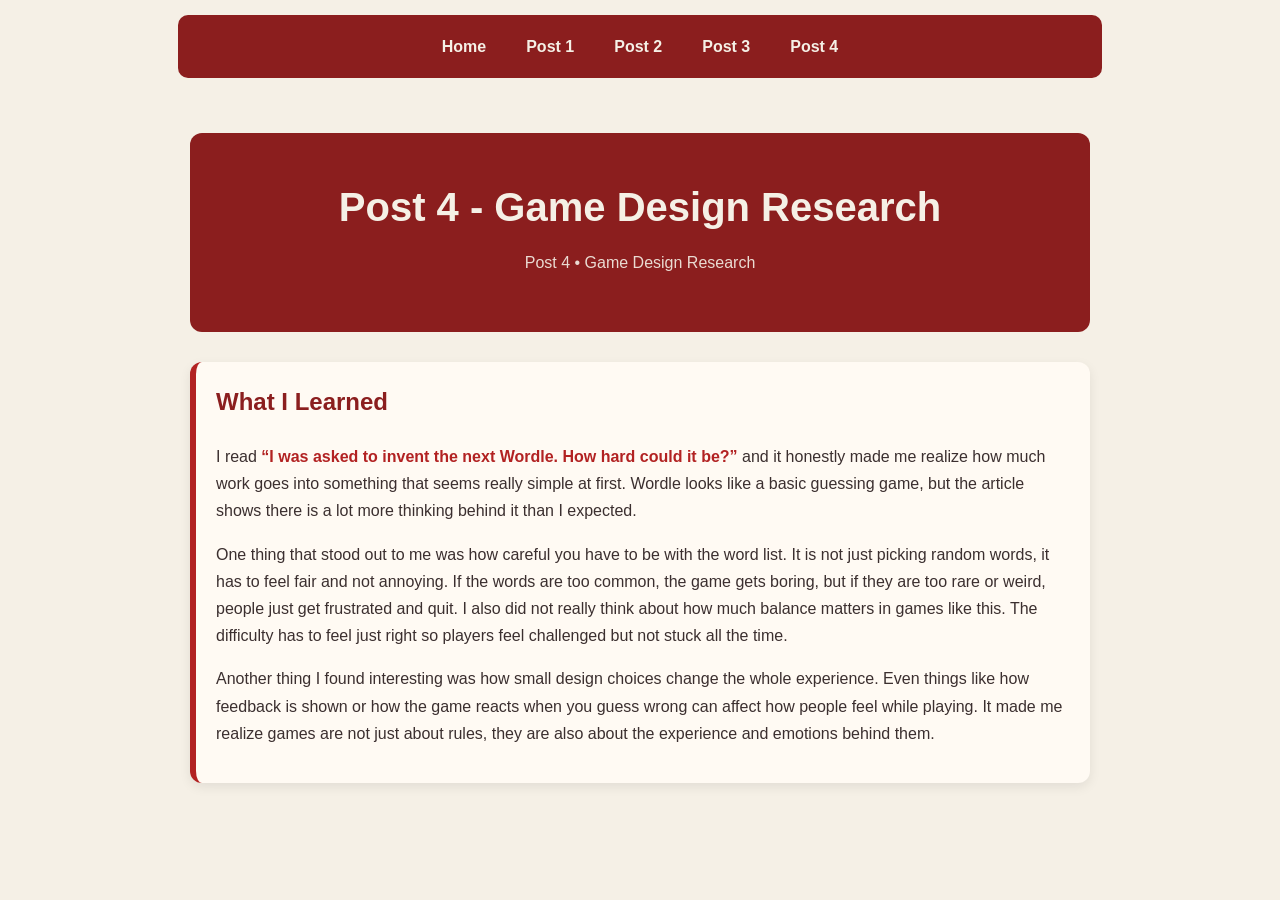
<file: learningJournal/post4.html>
<!DOCTYPE html>
<html lang="en">
<head>
    <meta charset="UTF-8">
    <title>Post 4 - Game Research Design</title>
    <link rel="stylesheet" href="styles.css">
</head>
<body>
    <nav class="nav">
    <a href="indexLearningJournal.html">Home</a>
    <a href="post1.html">Post 1</a>
    <a href="post2.html">Post 2</a>
    <a href="post3.html">Post 3</a>
    <a href="post4.html">Post 4</a>
    </nav>

    <div class="container">
        <header>
            <h1>Post 4 - Game Design Research</h1>
            <p class="tagline">Post 4 • Game Design Research</p>
        </header>

        <section>
            <h2>What I Learned</h2>

             <p>
                I read <a href="https://www.theguardian.com/lifeandstyle/2022/dec/22/i-was-asked-to-invent-the-next-wordle-how-hard-could-it-be?ref=sidebar">“I was asked to invent the next Wordle. How hard could it be?”</a> and it honestly made me realize how much work goes into something that seems really simple at first. Wordle looks like a basic guessing game, but the article shows there is a lot more thinking behind it than I expected.</p>

           

             <p>
                One thing that stood out to me was how careful you have to be with the word list. It is not just picking random words, it has to feel fair and not annoying. If the words are too common, the game gets boring, but if they are too rare or weird, people just get frustrated and quit. I also did not really think about how much balance matters in games like this. The difficulty has to feel just right so players feel challenged but not stuck all the time.
            </p>

            <p>
               Another thing I found interesting was how small design choices change the whole experience. Even things like how feedback is shown or how the game reacts when you guess wrong can affect how people feel while playing. It made me realize games are not just about rules, they are also about the experience and emotions behind them.
            </p>           

        </section>

    </div>

</body>
</html>
</file>
<file: styles.css>
body {
  margin: 0;
  color: #ddd;
  font-family: 'Cinzel', serif;
  background: linear-gradient(270deg, #030303, #2b2828);
  background-size: 400% 400%;
  animation: gradientShift 8s ease infinite;
}

.container {
  width: 90%;
  max-width: 1200px;
  margin: auto;
  padding-bottom: 20px;
}

header {
  text-align: center;
  padding: 20px 0;

}

header h1 {
  font-family: 'UnifrakturCook', cursive;
  font-size: 28px;
  margin: 0;
  color: #e6e6e6;
}

header p {
  font-size: 12px;
  letter-spacing: 1px;
  color: #8c4242;
}

.banner {
  width: 100%;
  height: 150px;
  background: url(images/banner_portal.png);
  background-position: center;
  background-size: cover;
  background-repeat: no-repeat;
  border: 1px solid #222;
}

.grid, .bottom-grid {
  display: grid;
  grid-template-columns: 1fr; 
  gap: 15px;
  margin-top: 15px;
}

.card {
  background: rgba(58, 30, 30, 0.95);
  border: 1px solid #222;
  padding: 10px;
}

.card h2 {
  font-family: 'UnifrakturCook', cursive;
  font-size: 22px;
  margin-bottom: 10px;
  text-align: center;
}

ul {
  list-style: none;
  padding: 0;
}

ul li {
  padding: 6px 0;
  border-bottom: 1px solid #1d1d1d;
}

ul li a {
  color: #c0392b;
  text-decoration: none;
  transition: 0.3s;
}

ul li a:hover {
  color: #ff4d4d;
  text-shadow: 0 0 5px #ff4d4d;
}

.footer {
  border-top: 1px solid #222;
  margin-top: 20px;
  padding: 15px 0;
  background: #0d0d0d;
}

.footer-content {
  width: 90%;
  max-width: 1200px;
  margin: auto;
  text-align: center;
  color: #8c4242;
  font-size: 12px;
  letter-spacing: 1px;
}

.email a {
  color: #8c4242;
  text-decoration: none;
}

.email a:hover {
  color: #ff4d4d;
}

@keyframes gradientShift {
  0% { background-position: 0% 50%; }
  50% { background-position: 100% 50%; }
  100% { background-position: 0% 50%; }
}

/* desktop*/
@media (min-width: 900px) {
  .grid, .bottom-grid {
    grid-template-columns: repeat(2, 1fr); 
  }

  header h1 {
    font-size: 48px;
  }

  .banner {
    height: 300px;
  }

  .card h2 {
    font-size: 28px;
  }

  .footer-content {
    font-size: 14px;
  }
}
</file>
<file: everyPictureFinal/style.css>
* {
  margin: 0;
  padding: 0;
  box-sizing: border-box;
}

body {
  background: #0d0d0d;
  color: white;
  font-family: Arial, sans-serif;
  display: flex;
  justify-content: center;
  align-items: center;
  min-height: 100vh;
}

.hero {
  width: 90%;
  max-width: 1100px;
  text-align: center;
}

h1 {
  font-size: 3rem;
  margin-bottom: 10px;
}

.subtitle {
  margin-bottom: 30px;
  color: #cfcfcf;
}

/* IMAGE WRAPPER */
.image-container {
  position: relative;
  width: 100%;
  max-width: 1000px;
  margin: auto;
  border-radius: 20px;
  overflow: hidden;
}

.main-image {
  width: 100%;
  display: block;
}

/* MARKERS */
.marker {
  position: absolute;
}

/* DOT */
.dot {
  width: 42px;
  height: 42px;
  border-radius: 50%;
  background: radial-gradient(circle, #dfd58ab8, #e9e6ea9b);
  display: flex;
  justify-content: center;
  align-items: center;
  font-size: 20px;
  color: rgb(255, 255, 255);
  cursor: pointer;

  box-shadow: 0 0 15px rgba(242, 243, 207, 0.6);
  transition: transform 0.2s ease, box-shadow 0.2s ease;
}

.marker.active .dot {
  transform: scale(1.2);
  box-shadow: 0 0 35px rgba(211, 210, 169, 0.95);
}

/* ZOOM CARD (BASE STATE) */
.zoom-card {
  position: absolute;
  width: 340px;
  background: rgba(15, 15, 15, 0.95);
  border-radius: 15px;
  overflow: hidden;

  opacity: 0;
  transform: translateY(15px) scale(0.85);
  pointer-events: none;

  transition: transform 0.35s ease, opacity 0.25s ease;
  z-index: 10;

  box-shadow: 0 20px 60px rgba(0, 0, 0, 0.6);
}

/* IMAGE INSIDE */
.zoom-card img {
  width: 100%;
  height: 240px;
  object-fit: cover;
}

.zoom-card p {
  padding: 12px;
  font-size: 0.95rem;
  color: #eaeaea;
}

/* POPS FORWARD */
.marker.active .zoom-card {
  opacity: 1;
  transform: translateY(0) scale(1.15);
  pointer-events: auto;
  z-index: 50;
}

/* POSITIONING */
.marker1 { top: 60%; left: 73%; }
.marker2 { top: 75%; left: 50%; }
.marker3 { top: 75%; left: 20%; }

/* FORCE LEFT FOR MARKER 1 */
.marker1 .zoom-card {
  right: 60px;
  left: auto;
}
/* FORCE OPEN UP FOR MARKER 2 + 3 */
.marker2 .zoom-card {
  top: auto;
  bottom: 60px;   
}
.marker3 .zoom-card {
  top: auto;
  bottom: 60px;   
}

/* RESPONSIVE */
@media (max-width: 768px) {
  h1 { font-size: 2rem; }

  .zoom-card {
    width: 260px;
  }

  .zoom-card img {
    height: 180px;
  }

  .dot {
    width: 35px;
    height: 35px;
    font-size: 16px;
  }
}
</file>
<file: madlibs/styles.css>
* {
    box-sizing: border-box;
}

body {
    margin: 0;
    padding: 24px;
    background-color: #0f0d0c;
    color: #e7ded7;
    font-family: "Outfit", sans-serif;
    position: relative;
}


/* =========================
   HEADERS
========================= */

h1 {
    font-family: "Cinzel", serif;
    font-size: 42px;
    text-align: center;
    margin: 20px 0 5px;
    color: #d8b4a0;
}

h2 {
    font-family: "Cinzel", serif;
    font-size: 14px;
    text-align: center;
    margin: 0 0 30px;
    color: #c9a8a0;
    font-style: italic;
}

/* =========================
   FORM LAYOUT 
========================= */


main {
    max-width: 900px;
    margin: 0 auto;
}


form {
    display: grid;
    grid-template-columns: 1fr;
    gap: 12px;
}


form label {
    font-family: "Cinzel", serif;
    font-size: 14px;
    color: #e7ded7;
}

/* inputs */
input[type="text"] {
    width: 100%;
    padding: 10px;
    background: #171211;
    border: 1px solid #3a2c26;
    color: #e7ded7;
}

input[type="text"]:focus {
    border-color: #b32626;
    outline: none;
    box-shadow: 0 0 8px rgba(179, 38, 38, 0.4);
}

/* submit button */
input[type="submit"] {
    margin-top: 10px;
    padding: 12px;
    border-radius: 6px;
    border: 1px solid #b32626;
    background: #3a1414;
    color: #f3e7dd;
    font-family: "Cinzel", serif;
    cursor: pointer;
}

input[type="submit"]:hover {
    background: #b32626;
    color: #120d0c;
}

/* =========================
   STORY OVERLAY 
========================= */

#madlib-overlay {
    display: none;
    position: fixed;
    inset: 0;
    background: #0f0d0c;
    padding: 30px 20px;
    overflow-y: auto;
    z-index: 999;
}

#madlib-overlay p {
    max-width: 750px;
    margin: 0 auto;
    font-size: 16px;
    line-height: 1.9;
    color: #e7ded7;
}

span {
    background: rgba(179, 38, 38, 0.18);
    color: #f3e7dd;
    padding: 2px 6px;
    border-radius: 4px;

    box-shadow: 0 0 10px rgba(179, 38, 38, 0.25);
    border: 1px solid rgba(179, 38, 38, 0.25);

    transition: all 0.3s ease;
}

/*animation hehe*/
span {
    animation: inkReveal 2s ease forwards;
}

@keyframes inkReveal {
    from {
        opacity: 0;
        transform: translateY(4px);
        filter: blur(2px);
    }
    to {
        opacity: 1;
        transform: translateY(0);
        filter: blur(0);
    }
}

/* close */
#close {
    display: inline-block;
    margin-top: 20px;
    color: #ff6b6b;
    border: 1px solid #b32626;
    padding: 10px 14px;
    background: transparent;
}

#close:hover {
    background: #b32626;
    color: #120d0c;
}


/* =========================
   DESKTOP
========================= */

@media (min-width: 1000px) {

    body {
        padding: 40px;
    }

   
    main {
        background-color: rgba(20, 16, 14, 0.95);
        width: 600px;
        margin: auto;
        padding: 40px;

        border: 1px solid #4a1a1a;
        box-shadow: 0 0 40px rgba(139, 30, 30, 0.15);
    }

    h1 {
        font-size: 64px;
    }
}
</file>
<file: everyPicture/everyPictureExperiment/styles.css>
* {
    margin: 0;
    padding: 0;
    box-sizing: border-box;
}

body {
    background: #111;
    overflow: hidden;
    font-family: Arial, sans-serif;
}

#container {
    position: relative;
    width: 100vw;
    height: 100vh;
}

.layer {
    position: absolute;
    width: 60%;
    top: 50%;
    left: 50%;
    transform: translate(-50%, -50%);
    transition: transform 0.4s ease,
                opacity 0.5s ease,
                filter 0.5s ease;
    mix-blend-mode: screen;
    opacity: 0.75;
}

.layer1 {
    z-index: 1;
}

.layer2 {
    z-index: 2;
    opacity: 0.5;
}

.layer3 {
    z-index: 3;
    opacity: 0.4;
}

.layer:hover {
    filter: blur(2px) brightness(1.2);
    transform: translate(-50%, -50%) scale(1.03);
}

#text {
    position: absolute;
    bottom: 40px;
    left: 40px;
    color: white;
    z-index: 10;
}
</file>
<file: learningJournal/styles.css>
/* =========================
 STYLES
========================= */
body {
    margin: 0;
    font-family: Arial, Helvetica, sans-serif;
    background-color: #f5f0e6; /* beige */
    color: #3b2f2f;
    line-height: 1.7;
}

/* Layout container */
.container {
    max-width: 900px;
    margin: 0 auto;
    padding: 30px 20px;
}

/* =========================
   HEADER
========================= */
header {
    text-align: center;
    background-color: #8b1e1e; /* deep red */
    color: #f5f0e6;
    padding: 40px 20px;
    border-radius: 12px;
    margin-bottom: 30px;
}

header h1 {
    margin: 0;
    font-size: 2.5rem;
}

.tagline {
    margin-top: 8px;
    font-size: 1rem;
    opacity: 0.9;
}

/* =========================
   BLOG INDEX (POST CARDS)
========================= */
.blog {
    display: flex;
    flex-direction: column;
    gap: 20px;
}

/* Works for index cards and journal sections */
.post,
section {
    background-color: #fffaf3;
    border-left: 6px solid #b22222;
    padding: 20px;
    border-radius: 12px;
    box-shadow: 0 4px 12px rgba(0,0,0,0.08);
    transition: transform 0.2s ease, box-shadow 0.2s ease;
}

/* Hover effect ONLY useful on index cards */
.post:hover {
    transform: translateY(-4px);
    box-shadow: 0 6px 16px rgba(0,0,0,0.12);
}

/* Post titles */
.post h2,
section h2 {
    margin-top: 0;
    color: #8b1e1e;
}

/* date text (date/category) */
.date {
    font-size: 0.9rem;
    color: #7a5c5c;
}

/* =========================
   LINKS
========================= */
a {
    color: #b22222;
    text-decoration: none;
    font-weight: bold;
}

a:hover {
    color: #5c0f0f;
    text-decoration: underline;
}

/* Read more button style */
.read-more {
    display: inline-block;
    margin-top: 10px;
    font-weight: bold;
}
/* =========================
   NAV
========================= */
.nav {
    display: flex;
    justify-content: center;
    gap: 20px;
    background-color: #8b1e1e; /* deep red */
    padding: 12px;
    border-radius: 10px;
    margin: 15px auto 25px auto;
    max-width: 900px;
}

.nav a {
    color: #f5f0e6; /* beige */
    text-decoration: none;
    font-weight: bold;
    padding: 6px 10px;
    border-radius: 6px;
    transition: background-color 0.2s ease;
}

.nav a:hover {
    background-color: #b22222;
}

/* =========================
   RESPONSIVE
========================= */
@media (max-width: 600px) {
    header h1 {
        font-size: 1.8rem;
    }

    .container {
        padding: 15px;
    }
}
</file>
